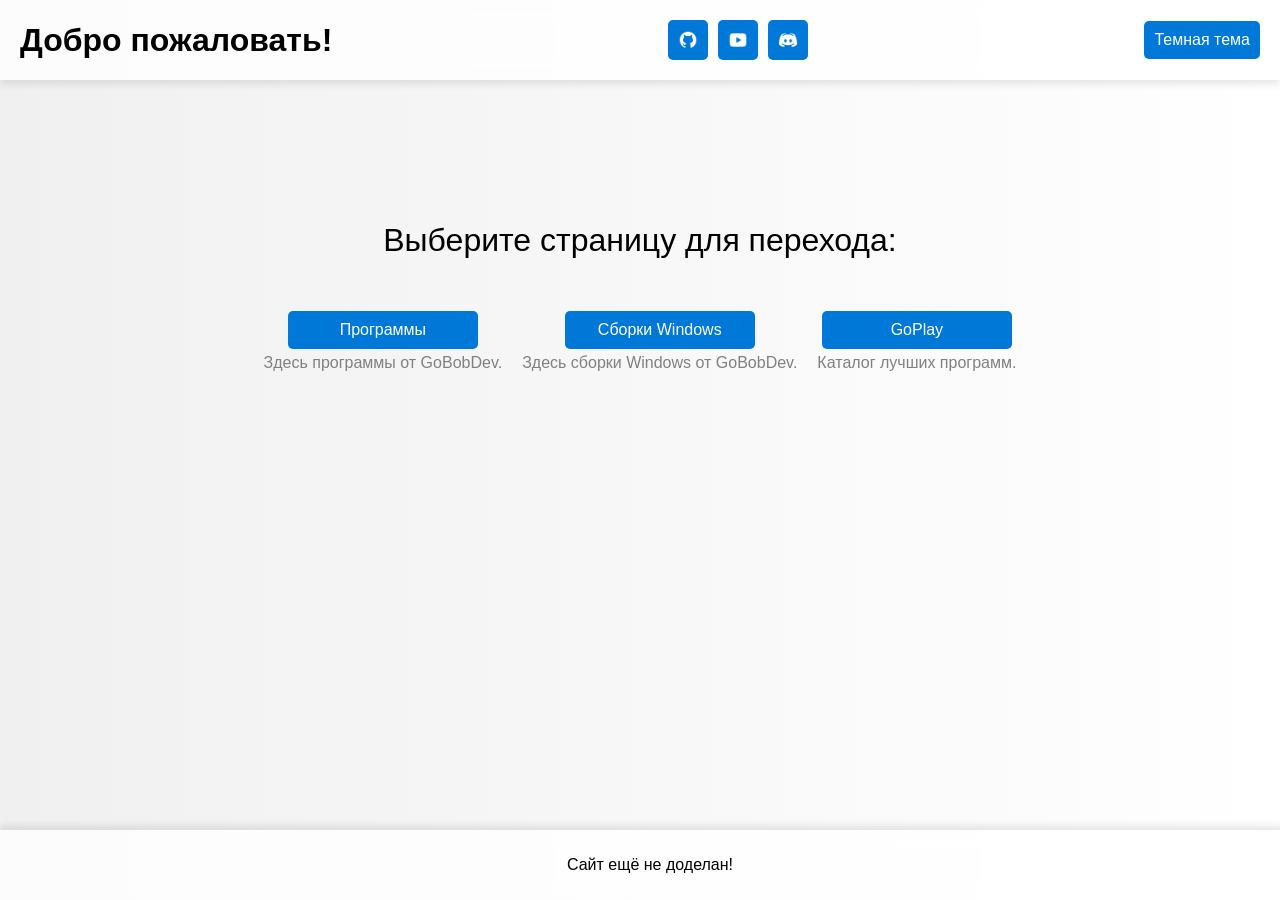
<file: index.html>
<!DOCTYPE html>
<html lang="ru">
<head>
    <meta charset="UTF-8">
    <meta name="viewport" content="width=device-width, initial-scale=1.0">
    <title>Домашняя страница</title>
    <link rel="stylesheet" href="style.css">
</head>
<body>
    <header>
        <h1>Добро пожаловать!</h1>
        <div class="social-links">
            <a href="https://github.com/GoBobDev" target="_blank">
                <img src="github_icon.png" alt="GitHub Icon">
            </a>
            <a href="https://youtube.com/@GoBobDev" target="_blank">
                <img src="youtube_icon.png" alt="YouTube Icon">
            </a>
            <a href="https://discord.gg/t8wHyVdVg9" target="_blank">
                <img src="discord_icon.png" alt="Discord Icon">
            </a>
        </div>
        <div class="theme-switch" onclick="toggleTheme()">Темная тема</div>
    </header>
    <main>
        <div class="centered-content">
            <p class="header-text">Выберите страницу для перехода:</p>
            <div class="button-row">
                <div>
                    <a href="https://gobobdev.github.io/programs">Программы</a>
                    <p>Здесь программы от GoBobDev.</p>
                </div>
                <div>
                    <a href="https://gobobdev.github.io/mods">Сборки Windows</a>
                    <p>Здесь сборки Windows от GoBobDev.</p>
                </div>
                <div>
                    <a href="https://gobobdev.github.io/goplay">GoPlay</a>
                    <p>Каталог лучших программ.</p>
                </div>
            </div>
        </div>
    </main>
    <footer>
        <p>Сайт ещё не доделан!</p>
    </footer>
    <script>
        function toggleTheme() {
            document.body.classList.toggle('dark');
            document.querySelector('header').classList.toggle('dark');
            document.querySelector('footer').classList.toggle('dark');
        }

        // Check for browser's dark mode preference
        if (window.matchMedia && window.matchMedia('(prefers-color-scheme: dark)').matches) {
            document.body.classList.add('dark', 'no-transition');
            document.querySelector('header').classList.add('dark');
            document.querySelector('footer').classList.add('dark');
        }
    </script>
</body>
</html>
</file>
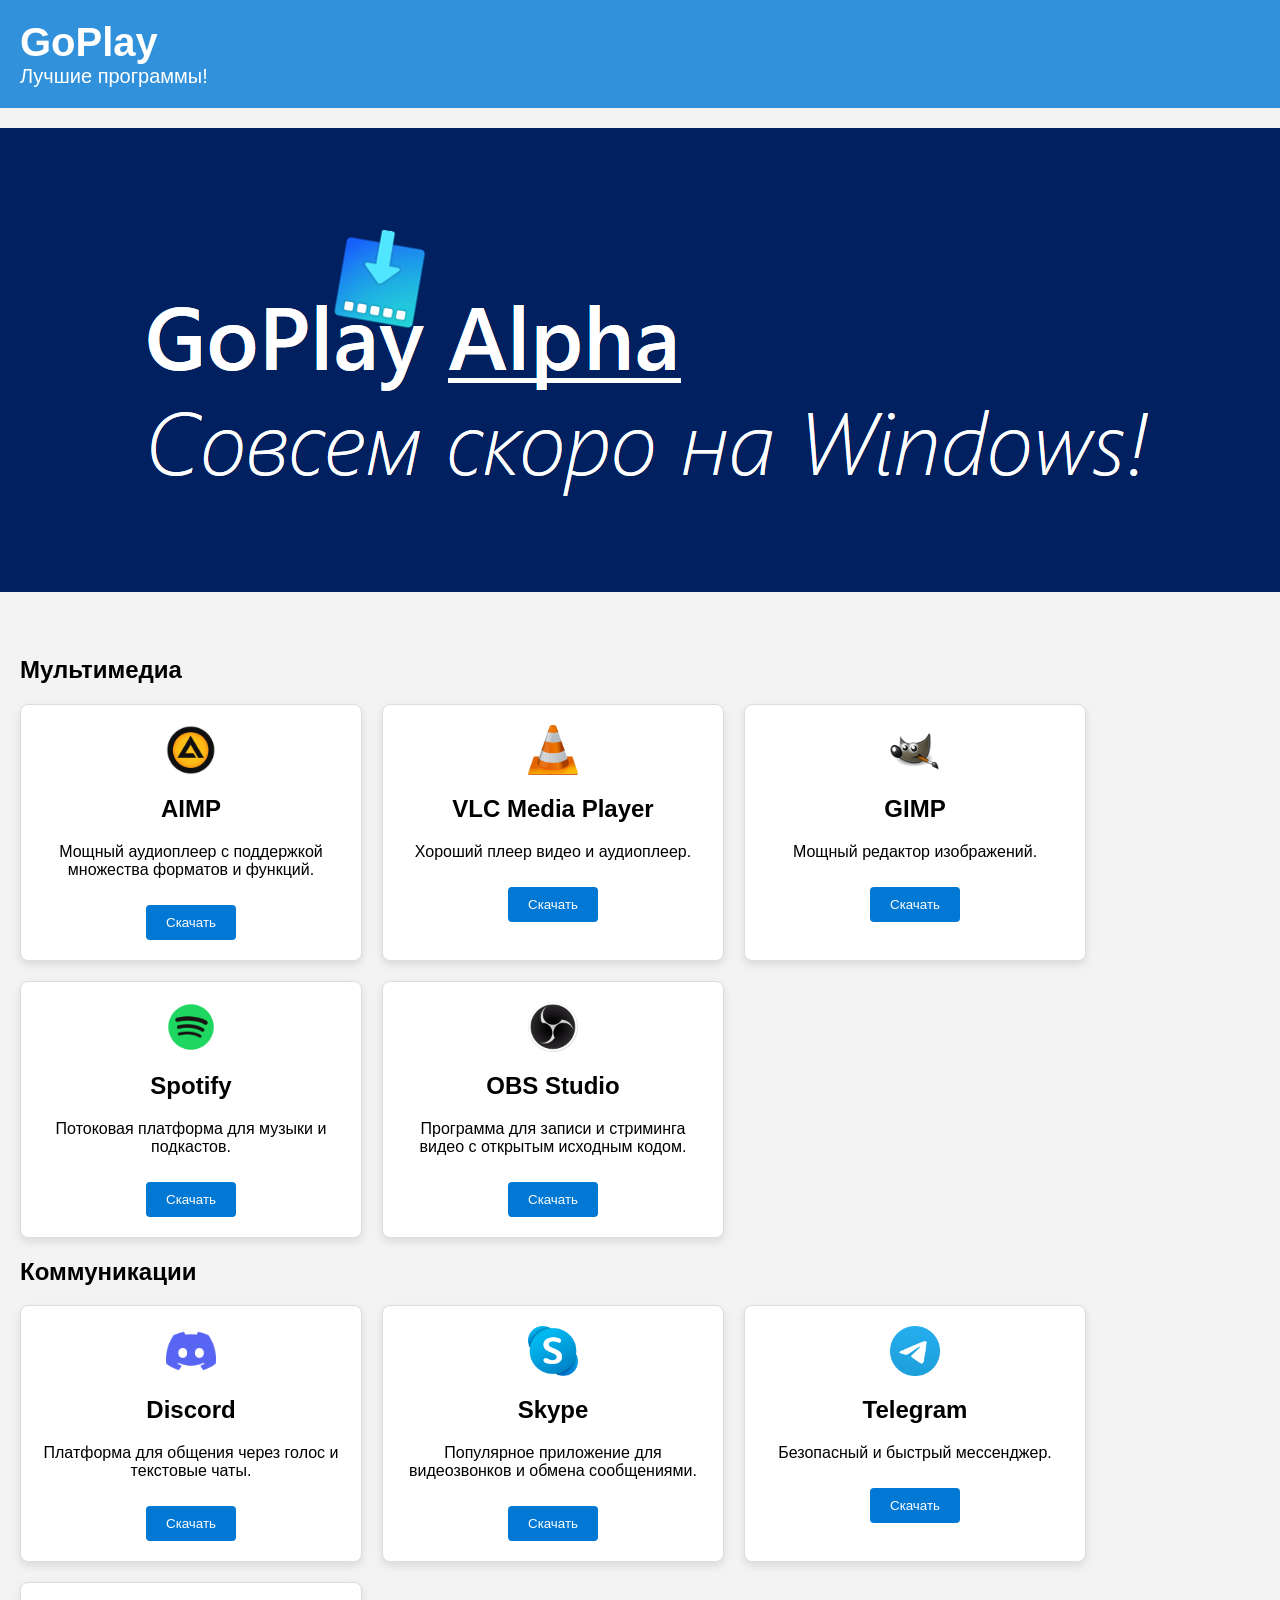
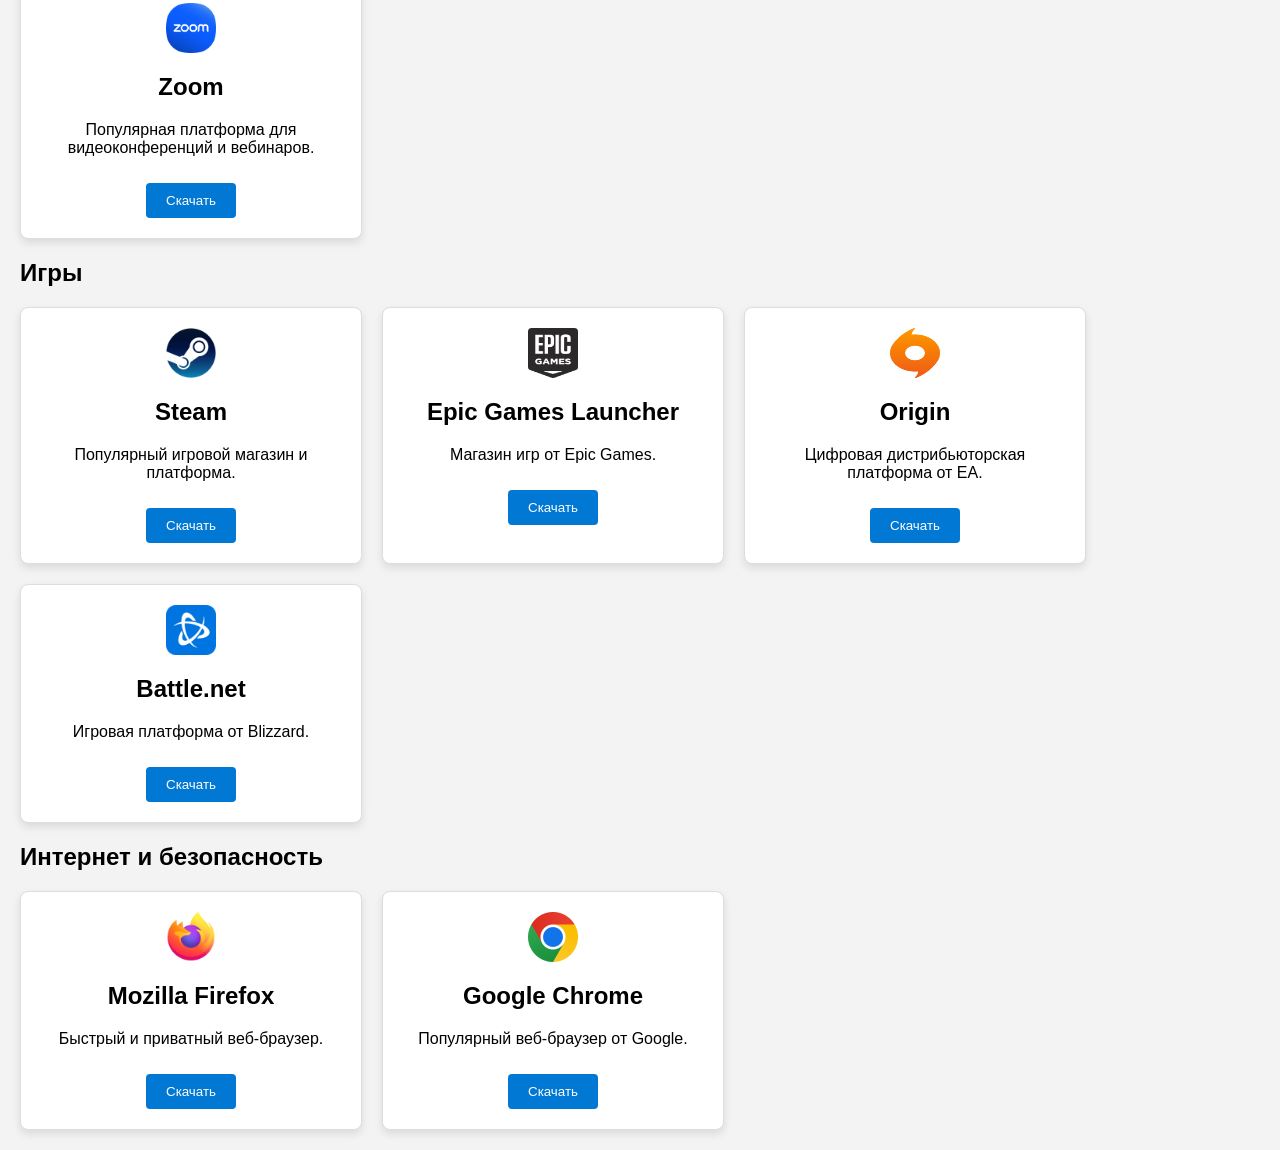
<file: goplay/index.html>
<!DOCTYPE html>
<html lang="ru">
<head>
    <meta charset="UTF-8">
    <meta name="viewport" content="width=device-width, initial-scale=1.0">
    <title>GoPlay - Магазин программ</title>
    <link rel="stylesheet" href="styles.css">
    <script>
        function toggleReleaseMenu(id) {
            const menu = document.getElementById(id);
            menu.classList.toggle('show');
        }
    </script>
</head>
<body>
    <header>
        <div class="header-content">
            <h1>GoPlay</h1>
            <p>Лучшие программы!</p>
        </div>
    </header>
    <div class="coming-soon">
        <img src="img01.png" alt="banner1">
    </div>
    <div class="container">
        <h2>Мультимедиа</h2>
        <div class="app-gallery">
            <div class="app-card">
                <img src="icons/aimp-icon.png" alt="AIMP">
                <div>
                    <h2>AIMP</h2>
                    <p>Мощный аудиоплеер с поддержкой множества форматов и функций.</p>
                    <button class="download-button" onclick="window.open('https://aimp.ru/?do=download', '_blank')">Скачать</button>
                </div>
            </div>
            <div class="app-card">
                <img src="icons/vlc-icon.png" alt="VLC Media Player">
                <div>
                    <h2>VLC Media Player</h2>
                    <p>Хороший плеер видео и аудиоплеер.</p>
                    <button class="download-button" onclick="window.open('https://www.videolan.org/vlc/', '_blank')">Скачать</button>
                </div>
            </div>
            <div class="app-card">
                <img src="icons/gimp-icon.png" alt="GIMP">
                <div>
                    <h2>GIMP</h2>
                    <p>Мощный редактор изображений.</p>
                    <button class="download-button" onclick="window.open('https://www.gimp.org/downloads/', '_blank')">Скачать</button>
                </div>
            </div>
            <div class="app-card">
                <img src="icons/spotify-icon.png" alt="Spotify">
                <div>
                    <h2>Spotify</h2>
                    <p>Потоковая платформа для музыки и подкастов.</p>
                    <button class="download-button" onclick="window.open('https://www.spotify.com/download', '_blank')">Скачать</button>
                </div>
            </div>
            <div class="app-card">
                <img src="icons/obs-icon.png" alt="OBS Studio">
                <div>
                    <h2>OBS Studio</h2>
                    <p>Программа для записи и стриминга видео с открытым исходным кодом.</p>
                    <button class="download-button" onclick="window.open('https://obsproject.com/download', '_blank')">Скачать</button>
                </div>
            </div>
        </div>

        <h2>Коммуникации</h2>
        <div class="app-gallery">
            <div class="app-card">
                <img src="icons/discord-icon.png" alt="Discord">
                <div>
                    <h2>Discord</h2>
                    <p>Платформа для общения через голос и текстовые чаты.</p>
                    <button class="download-button" onclick="window.open('https://discord.com/download', '_blank')">Скачать</button>
                </div>
            </div>
            <div class="app-card">
                <img src="icons/skype-icon.png" alt="Skype">
                <div>
                    <h2>Skype</h2>
                    <p>Популярное приложение для видеозвонков и обмена сообщениями.</p>
                    <button class="download-button" onclick="window.open('https://www.skype.com/en/get-skype/', '_blank')">Скачать</button>
                </div>
            </div>
            <div class="app-card">
                <img src="icons/telegram-icon.png" alt="Telegram">
                <div>
                    <h2>Telegram</h2>
                    <p>Безопасный и быстрый мессенджер.</p>
                    <button class="download-button" onclick="window.open('https://desktop.telegram.org/', '_blank')">Скачать</button>
                </div>
            </div>
            <div class="app-card">
                <img src="icons/zoom-icon.png" alt="Zoom">
                <div>
                    <h2>Zoom</h2>
                    <p>Популярная платформа для видеоконференций и вебинаров.</p>
                    <button class="download-button" onclick="window.open('https://zoom.us/download', '_blank')">Скачать</button>
                </div>
            </div>
        </div>

        <h2>Игры</h2>
        <div class="app-gallery">
            <div class="app-card">
                <img src="icons/steam-icon.png" alt="Steam">
                <div>
                    <h2>Steam</h2>
                    <p>Популярный игровой магазин и платформа.</p>
                    <button class="download-button" onclick="window.open('https://store.steampowered.com/about/', '_blank')">Скачать</button>
                </div>
            </div>
            <div class="app-card">
                <img src="icons/epicgames-icon.png" alt="Epic Games Launcher">
                <div>
                    <h2>Epic Games Launcher</h2>
                    <p>Магазин игр от Epic Games.</p>
                    <button class="download-button" onclick="window.open('https://www.epicgames.com/store/en/download', '_blank')">Скачать</button>
                </div>
            </div>
            <div class="app-card">
                <img src="icons/origin-icon.png" alt="Origin">
                <div>
                    <h2>Origin</h2>
                    <p>Цифровая дистрибьюторская платформа от EA.</p>
                    <button class="download-button" onclick="window.open('https://www.origin.com/rus/ru-ru/store/download', '_blank')">Скачать</button>
                </div>
            </div>
            <div class="app-card">
                <img src="icons/battlenet-icon.png" alt="Battle.net">
                <div>
                    <h2>Battle.net</h2>
                    <p>Игровая платформа от Blizzard.</p>
                    <button class="download-button" onclick="window.open('https://www.blizzard.com/apps/battle.net/desktop', '_blank')">Скачать</button>
                </div>
            </div>
        </div>

        <h2>Интернет и безопасность</h2>
        <div class="app-gallery">
            <div class="app-card">
                <img src="icons/firefox-icon.png" alt="Mozilla Firefox">
                <div>
                    <h2>Mozilla Firefox</h2>
                    <p>Быстрый и приватный веб-браузер.</p>
                    <button class="download-button" onclick="window.open('https://www.mozilla.org/firefox/download/', '_blank')">Скачать</button>
                </div>
            </div>
            <div class="app-card">
                <img src="icons/chrome-icon.png" alt="Google Chrome">
                <div>
                    <h2>Google Chrome</h2>
                    <p>Популярный веб-браузер от Google.</p>
                    <button class="download-button" onclick="window.open('https://www.google.com/chrome/', '_blank')">Скачать</button>
                </div>
            </div>
        </div>
    </div>
</body>
</html>
</file>
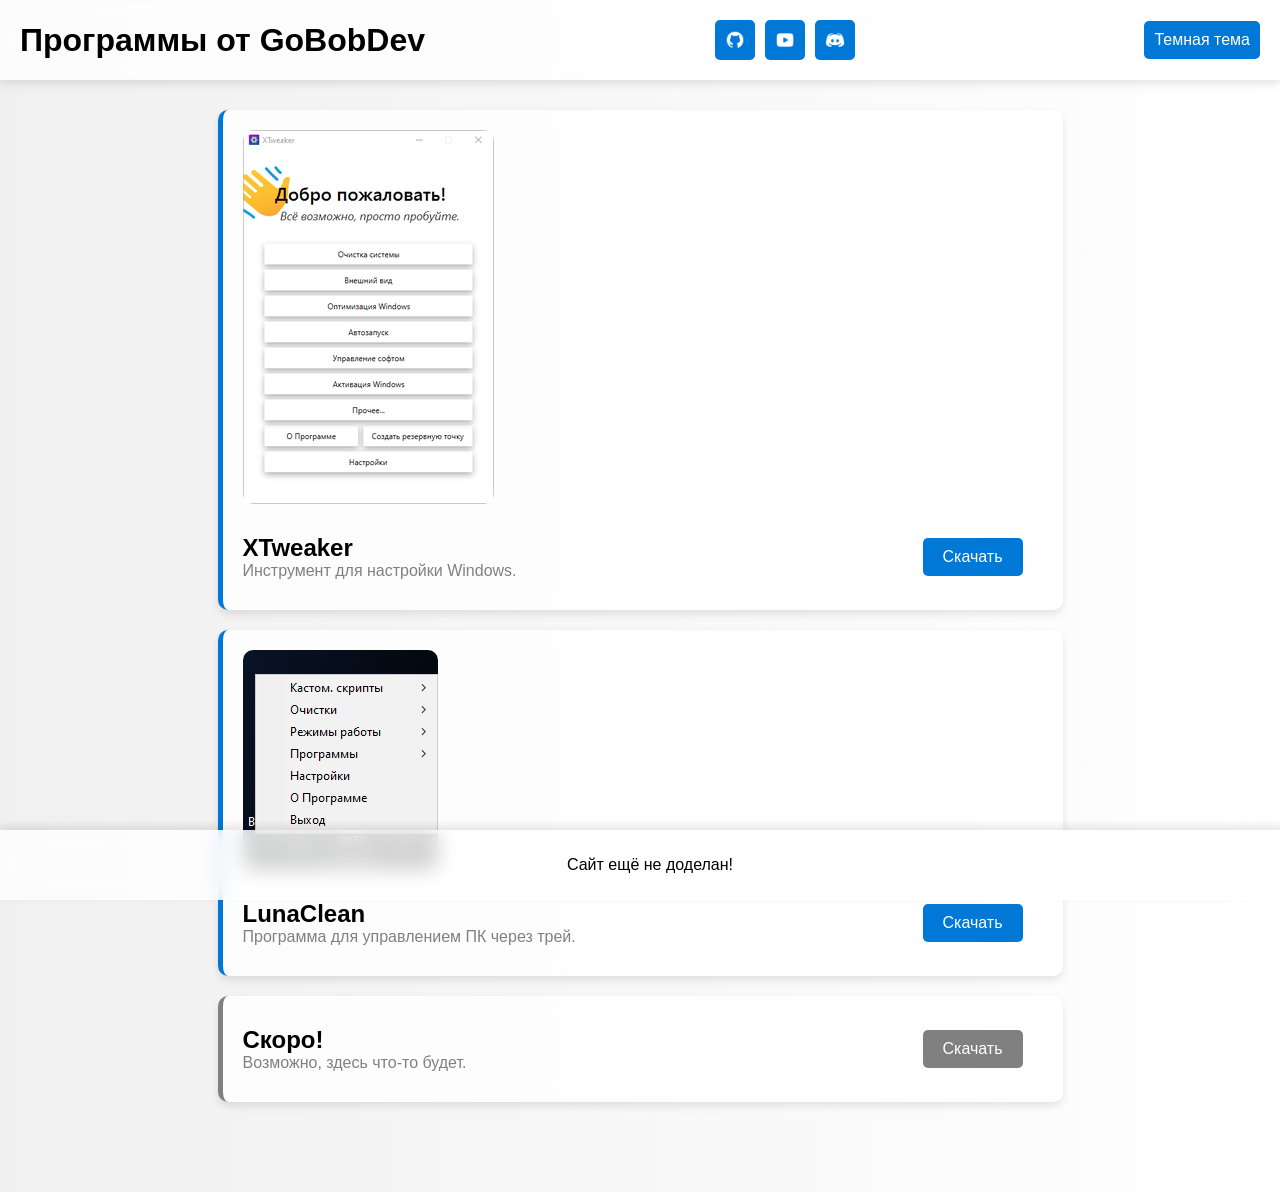
<file: programs/index.html>
<!DOCTYPE html>
<html lang="ru">
<head>
    <meta charset="UTF-8">
    <meta name="viewport" content="width=device-width, initial-scale=1.0">
    <title>Программы от GoBobDev</title>
    <link rel="stylesheet" href="style.css">
</head>
<body>
    <header>
        <h1>Программы от GoBobDev</h1>
        <div class="social-links">
            <a href="https://github.com/GoBobDev" target="_blank">
                <img src="github_icon.png" alt="GitHub Icon">
            </a>
            <a href="https://youtube.com/@GoBobDev" target="_blank">
                <img src="youtube_icon.png" alt="YouTube Icon">
            </a>
            <a href="https://discord.gg/t8wHyVdVg9" target="_blank">
                <img src="discord_icon.png" alt="Discord Icon">
            </a>
        </div>
        <div class="theme-switch" onclick="toggleTheme()">Темная тема</div>
    </header>
    <main>
        <div class="card">
            <img src="screenshot_xtweaker.png" alt="XTweaker Screenshot">
            <div class="info">
                <div class="details">
                    <h2>XTweaker</h2>
                    <p>Инструмент для настройки Windows.</p>
                </div>
                <a onclick="showModal()">Скачать</a>
            </div>
        </div>
        <div class="card">
            <img src="screenshot_lunaclean.png" alt="LunaClean Screenshot">
            <div class="info">
                <div class="details">
                    <h2>LunaClean</h2>
                    <p>Программа для управлением ПК через трей.</p>
                </div>
                <a href="https://github.com/GoBobDev/LunaClean/releases/latest/download/Setup.exe" class="download-btn">Скачать</a>
            </div>
        </div>
        <div class="card gray disabled">
            <div class="info">
                <div class="details">
                    <h2>Скоро!</h2>
                    <p>Возможно, здесь что-то будет.</p>
                </div>
                <a href="#">Скачать</a>
            </div>
        </div>
    </main>
    <footer>
        <p>Сайт ещё не доделан!</p>
    </footer>
    <div class="modal" id="downloadModal">
        <div class="modal-content" id="modalContent">
            <span class="modal-close" onclick="closeModal()">&times;</span>
            <h2>Выберите релиз</h2>
            <a href="https://github.com/GoBobDev/XTweaker/releases/latest/download/XTweakerSetup.exe">Стабильная версия</a>
            <a href="https://github.com/GoBobDev/XTweakerBeta/releases/latest/download/XTweakerSetupBeta.exe">Beta версия</a>
            <a href="https://gobobdev.github.io/programs/install/XTweakerSetup.bat">Стабильная версия (Быстрый установщик)</a>
            <a href="https://gobobdev.github.io/programs/install/XTweakerSetupBeta.bat">Beta версия (Быстрый установщик)</a>
        </div>
    </div>
    <script>
        // Синхронизация темы с браузером без сохранения выбора в localStorage
        document.addEventListener('DOMContentLoaded', function() {
            const prefersDarkScheme = window.matchMedia('(prefers-color-scheme: dark)').matches;
            if (prefersDarkScheme) {
                document.body.classList.add('dark');
                document.querySelector('header').classList.add('dark');
                document.querySelector('footer').classList.add('dark');
                document.querySelectorAll('.card').forEach(card => {
                    card.classList.add('dark');
                });
                document.querySelector('#modalContent').classList.add('dark');
            }
        });

        function toggleTheme() {
            const isDarkMode = document.body.classList.toggle('dark');
            document.querySelector('header').classList.toggle('dark', isDarkMode);
            document.querySelector('footer').classList.toggle('dark', isDarkMode);
            document.querySelectorAll('.card').forEach(card => {
                card.classList.toggle('dark', isDarkMode);
            });
            document.querySelector('#modalContent').classList.toggle('dark', isDarkMode);
        }

        function showModal() {
            document.getElementById('downloadModal').classList.add('show');
        }

        function closeModal() {
            document.getElementById('downloadModal').classList.remove('show');
        }
    </script>
</body>
</html>
</file>
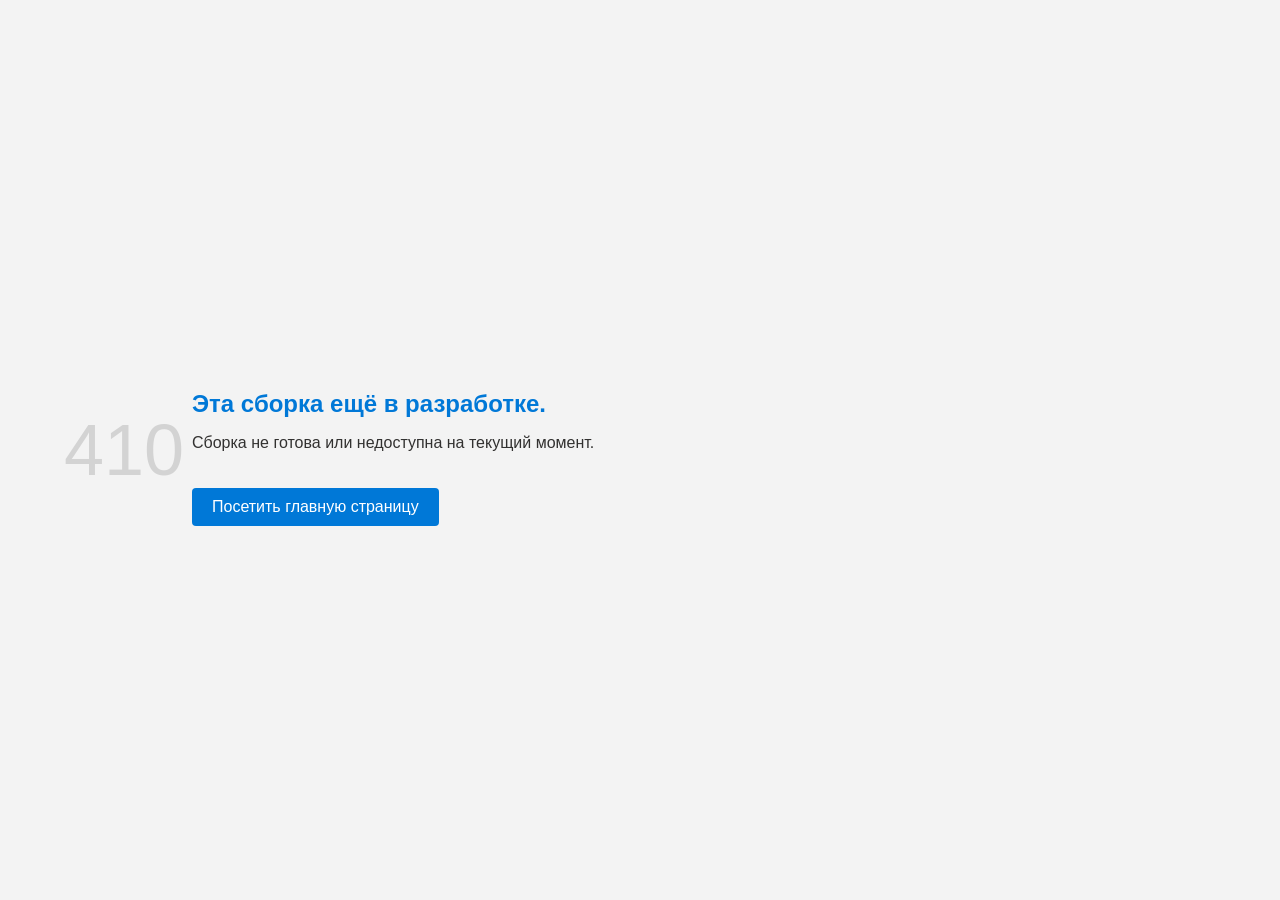
<file: mods/download/win11pro22H2Lite.html>
<!DOCTYPE html>
<html lang="ru">
<head>
    <meta charset="UTF-8">
    <meta name="viewport" content="width=device-width, initial-scale=1.0">
    <title>Сборка не готова</title>
    <style>
        body {
            display: flex;
            flex-direction: column;
            justify-content: center;
            align-items: flex-start;
            height: 100vh;
            margin: 0;
            font-family: 'Segoe UI Semibold', Tahoma, Geneva, Verdana, sans-serif;
            background-color: #f3f3f3;
            position: relative;
        }
        .error-code {
            position: absolute;
            top: 50%;
            left: 5%;
            font-size: 72px;
            color: #d3d3d3;
            transform: translateY(-50%);
        }
        h1 {
            color: #0078d7;
            font-size: 24px;
            margin-bottom: 10px;
        }
        p {
            color: #323130;
            font-size: 16px;
        }
        .button {
            display: inline-block;
            margin-top: 20px;
            padding: 10px 20px;
            font-size: 16px;
            color: #ffffff;
            background-color: #0078d7;
            text-decoration: none;
            border-radius: 4px;
            transition: background-color 0.3s;
        }
        .button:hover {
            background-color: #005a9e;
        }
    </style>
</head>
<body>
    <div class="error-code">410</div>
    <div style="margin-left: 15%;">
        <h1>Эта сборка ещё в разработке.</h1>
        <p>Сборка не готова или недоступна на текущий момент.</p>
        <a href="https://gobobdev.github.io/home" class="button">Посетить главную страницу</a>
    </div>
</body>
</html>
</file>
<file: style.css>
body {
    font-family: 'Segoe UI', Tahoma, Geneva, Verdana, sans-serif;
    margin: 0;
    padding: 0;
    background: linear-gradient(to right, #f0f0f0, #ffffff);
    transition: background-color 0.3s, color 0.3s;
}

body.dark {
    background: linear-gradient(to right, #2c2c2c, #1c1c1c);
    color: #ffffff;
}

header {
    background: rgba(255, 255, 255, 0.8);
    box-shadow: 0 4px 8px rgba(0, 0, 0, 0.1);
    backdrop-filter: blur(10px);
    padding: 20px;
    display: flex;
    justify-content: space-between;
    align-items: center;
    transition: background-color 0.3s;
}

header.dark {
    background: rgba(45, 45, 45, 0.8);
}

h1 {
    margin: 0;
    font-size: 2em;
}

.social-links {
    display: flex;
    gap: 10px;
}

.social-links a {
    display: inline-flex;
    align-items: center;
    padding: 10px;
    text-decoration: none;
    color: white;
    background-color: #0078D7;
    border-radius: 5px;
    transition: background-color 0.3s;
}

.social-links a:hover {
    background-color: #005a9e;
}

.social-links a img {
    width: 20px;
    height: 20px;
}

main {
    padding: 20px;
    display: flex;
    flex-direction: column;
    align-items: center;
    margin-bottom: 60px;
}

footer {
    background: rgba(255, 255, 255, 0.8);
    box-shadow: 0 -4px 8px rgba(0, 0, 0, 0.1);
    backdrop-filter: blur(10px);
    padding: 10px;
    text-align: center;
    position: fixed;
    width: 100%;
    bottom: 0;
    transition: background-color 0.3s;
}

footer.dark {
    background: rgba(45, 45, 45, 0.8);
}

.theme-switch {
    cursor: pointer;
    padding: 10px;
    border-radius: 5px;
    background-color: #0078D7;
    color: white;
    transition: background-color 0.3s;
}

.theme-switch:hover {
    background-color: #005a9e;
}

.centered-content {
    display: flex;
    flex-direction: column;
    align-items: center;
    text-align: center;
    margin-top: 10vh;
}

.button-row {
    display: flex;
    gap: 20px;
    margin-top: 20px;
}

.button-row a {
    display: inline-block;
    padding: 10px 20px;
    background-color: #0078D7;
    color: white;
    border-radius: 5px;
    text-decoration: none;
    transition: background-color 0.3s;
    width: 150px;
    text-align: center;
}

.button-row a:hover {
    background-color: #005a9e;
}

.button-row a.disabled {
    background-color: gray;
    pointer-events: none;
}

.button-row p {
    margin-top: 5px;
    color: gray;
}

p.header-text {
    font-family: 'Segoe UI Semibold', Tahoma, Geneva, Verdana, sans-serif;
    font-size: 2em;
}
</file>
<file: goplay/styles.css>
body {
    font-family: 'Segoe UI', Tahoma, Geneva, Verdana, sans-serif;
    background-color: #f3f3f3;
    margin: 0;
    padding: 0;
    animation: fadeIn 1s ease-in-out;
}

@keyframes fadeIn {
    from { opacity: 0; }
    to { opacity: 1; }
}

header {
    background-color: rgba(0, 120, 212, 0.8);
    backdrop-filter: blur(5px);
    color: white;
    padding: 20px;
    text-align: left;
}

.header-content {
    display: inline-block;
    text-align: left;
}

.header-content h1 {
    margin: 0;
    font-size: 2.5rem;
    animation: none;
}

.header-content p {
    margin: 0;
    font-size: 1.25rem;
}

.coming-soon {
    text-align: center;
    margin: 20px 0;
}

.coming-soon p,
.coming-soon .download-button {
    display: inline-block;
    vertical-align: middle;
}

.advertisement {
    display: flex;
    justify-content: center;
    align-items: center;
    margin: 20px 0;
}

.advertisement img {
    width: 100%;
    max-width: 600px;
}

.container {
    padding: 20px;
    animation: fadeIn 2s ease-in-out;
}

.app-gallery {
    display: flex;
    flex-wrap: wrap;
    gap: 20px;
    justify-content: flex-start; /* Изменено на выравнивание по левому краю */
}

.app-card {
    background-color: white;
    border: 1px solid #ddd;
    border-radius: 8px;
    padding: 20px;
    box-shadow: 0 4px 8px rgba(0, 0, 0, 0.1);
    transition: transform 0.3s, box-shadow 0.3s;
    display: flex;
    align-items: center;
    width: 300px;
    flex-direction: column;
    text-align: center;
}

.app-card img {
    width: 50px;
    height: 50px;
    margin-bottom: 20px;
}

.app-card:hover {
    transform: translateY(-10px);
    box-shadow: 0 8px 16px rgba(0, 0, 0, 0.2);
}

.app-card h2 {
    margin-top: 0;
    font-size: 1.5rem;
}

.app-card p {
    font-size: 1rem;
}

.download-button {
    background-color: #0078d4;
    color: white;
    padding: 10px 20px;
    text-decoration: none;
    border-radius: 4px;
    transition: background-color 0.3s;
    cursor: pointer;
    border: none;
    margin-top: 10px;
}

.download-button:hover {
    background-color: #005a9e;
}
</file>
<file: programs/style.css>
body {
    font-family: 'Segoe UI', Tahoma, Geneva, Verdana, sans-serif;
    margin: 0;
    padding: 0;
    background: linear-gradient(to right, #f0f0f0, #ffffff);
    transition: background-color 0.3s, color 0.3s;
}

body.dark {
    background: linear-gradient(to right, #2c2c2c, #1c1c1c);
    color: #ffffff;
}

header {
    background: rgba(255, 255, 255, 0.8);
    box-shadow: 0 4px 8px rgba(0, 0, 0, 0.1);
    backdrop-filter: blur(10px);
    padding: 20px;
    display: flex;
    justify-content: space-between;
    align-items: center;
    transition: background-color 0.3s;
}

header.dark {
    background: rgba(45, 45, 45, 0.8);
}

h1 {
    margin: 0;
    font-size: 2em;
}

.social-links {
    display: flex;
    gap: 10px;
}

.social-links a {
    display: inline-flex;
    align-items: center;
    padding: 10px;
    text-decoration: none;
    color: white;
    background-color: #0078D7;
    border-radius: 5px;
    transition: background-color 0.3s;
}

.social-links a:hover {
    background-color: #005a9e;
}

.social-links a img {
    width: 20px;
    height: 20px;
}

main {
    padding: 20px;
    display: flex;
    flex-direction: column;
    align-items: center;
    margin-bottom: 60px;
}

.card {
    background: rgba(255, 255, 255, 0.8);
    box-shadow: 0 4px 8px rgba(0, 0, 0, 0.1);
    backdrop-filter: blur(10px);
    margin: 10px 0;
    padding: 20px;
    width: 80%;
    max-width: 800px;
    text-align: left;
    transition: transform 0.3s, box-shadow 0.3s, background-color 0.3s;
    border-left: 5px solid #0078D7;
    display: grid;
    grid-template-columns: 1fr auto;
    grid-gap: 20px;
    align-items: center;
    border-radius: 10px;
}

.card.dark {
    background: rgba(50, 50, 50, 0.8);
}

.card.gray {
    border-left: 5px solid gray;
}

.card:hover {
    transform: translateY(-10px);
    box-shadow: 0 8px 16px rgba(0, 0, 0, 0.2);
}

footer {
    background: rgba(255, 255, 255, 0.8);
    box-shadow: 0 -4px 8px rgba(0, 0, 0, 0.1);
    backdrop-filter: blur(10px);
    padding: 10px;
    text-align: center;
    position: fixed;
    width: 100%;
    bottom: 0;
    transition: background-color 0.3s;
}

footer.dark {
    background: rgba(45, 45, 45, 0.8);
}

.card img {
    max-width: 100%;
    height: auto;
    grid-column: span 2;
    border-radius: 10px;
}

.card .info {
    display: flex;
    justify-content: space-between;
    align-items: center;
    width: 100%;
    padding: 10px 0;
}

.card .details {
    display: flex;
    flex-direction: column;
}

.card h2 {
    margin: 0;
}

.card p {
    margin: 0;
    color: gray;
}

.card a {
    text-decoration: none;
    color: white;
    background-color: #0078D7;
    padding: 10px 20px;
    border-radius: 5px;
    transition: background-color 0.3s;
    cursor: pointer;
}

.card a:hover {
    background-color: #005a9e;
}

.card.disabled a {
    background-color: gray;
    pointer-events: none;
}

.theme-switch {
    cursor: pointer;
    padding: 10px;
    border-radius: 5px;
    background-color: #0078D7;
    color: white;
    transition: background-color 0.3s;
}

.theme-switch:hover {
    background-color: #005a9e;
}

.modal {
    display: none;
    position: fixed;
    top: 0;
    left: 0;
    width: 100%;
    height: 100%;
    background: rgba(0, 0, 0, 0.8);
    backdrop-filter: blur(10px);
    justify-content: center;
    align-items: center;
    z-index: 1000;
}

.modal.show {
    display: flex;
}

.modal-content {
    background: white;
    padding: 20px;
    border-radius: 10px;
    text-align: center;
    max-width: 400px;
    width: 100%;
}

.modal-content.dark {
    background: #2c2c2c;
    color: white;
}

.modal-close {
    position: absolute;
    top: 10px;
    right: 10px;
    cursor: pointer;
    font-size: 20px;
}

.modal a {
    display: block;
    margin: 10px 0;
    padding: 10px 20px;
    background-color: #0078D7;
    color: white;
    border-radius: 5px;
    text-decoration: none;
    transition: background-color 0.3s;
}

.modal a:hover {
    background-color: #005a9e;
}
</file>
